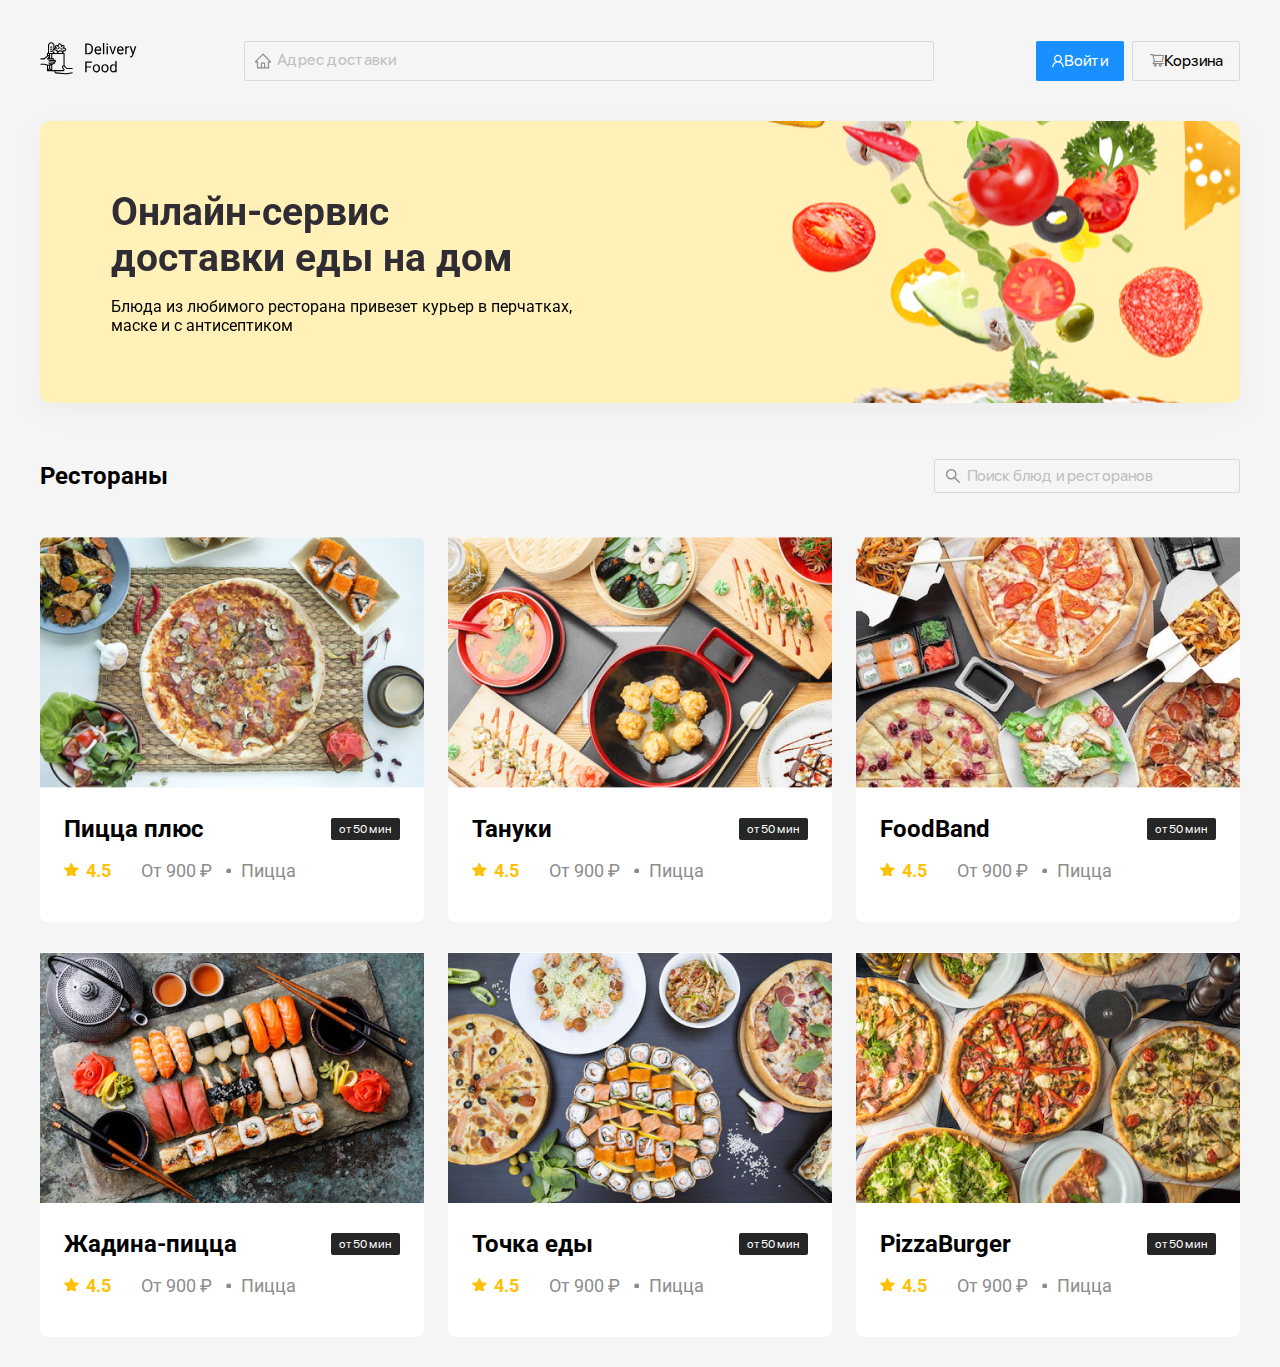
<file: index.html>
<!DOCTYPE html>
<html lang="ru">
<head>
    <meta charset="UTF-8">
    <meta http-equiv="X-UA-Compatible" content="IE=edge">
    <meta name="viewport" content="width=device-width, initial-scale=1.0">
    <title>Delivery Food</title>
    <link rel="preconnect" href="https://fonts.googleapis.com">
    <link rel="preconnect" href="https://fonts.gstatic.com" crossorigin>
    <link href="https://fonts.googleapis.com/css2?family=Roboto:wght@400;700&display=swap" rel="stylesheet">
    <link rel="stylesheet" href="./css/style.css">
</head>
<body>

<header class="header">

    <div class="container block">
        
        <a href="" class="logo-link">
            <img src="./img/logo.svg" alt="Логотип" class="logo-img">
        </a>
    
        <input type="text" class="input address-input" placeholder="Адрес доставки">
    
        <div class="buttons">
            <button class="button button--primary">
                <img src="./img/User.svg" alt="Человек" class="login-img">
                <span class="button-text">Войти</span>
            </button>
            <button class="button button--secondary">
                <img src="./img/Cart.svg" alt="Корзина" class="card-img">
                <span class="button-text">Корзина</span>
            </button>
        </div>
        <!-- /.buttons -->

    </div>
    <!-- /.container block -->
    
</header>
<!-- /.header -->

<section class="section section-promo">
    <div class="container promo-block">
        <div class="text-block">
            <h1 class="promo-title">Онлайн-сервис доставки еды на дом</h1>
            <p class="promo-desc">Блюда из любимого ресторана привезет курьер в перчатках, маске и с антисептиком</p>
        </div>
        <!-- /.text-block -->
    </div>
    <!-- /.block -->
</section>
<!-- /.section section-promo -->

<section class="section section-rest">
    <div class="container">
        <div class="section__header">
            <h2 class="section__header-title">Рестораны</h2>
            <input type="text" class="input search-input" placeholder="Поиск блюд и ресторанов">
        </div>
        <!-- /.section__header -->
        <div class="block cards">
            <div class="card">
                <div class="card-img">
                    <img src="./img/Pizza.png" alt="Картинка заведения">
                </div>
                <!-- /.card-img -->
                <div class="card-main">
                    <div class="card-main__header">
                        <h3 class="cart-title">Пицца плюс</h3>
                        <strong class="time-write">от 50 мин</strong>
                    </div>
                    <div class="card-desc">
                        <span class="rating">4.5</span>
                        <strong class="midprice">От 900 ₽</strong>
                        <span class="dish">Пицца</span>
                    </div>
                    <!-- /.card-desc -->
                </div>
                <!-- /.card-main -->
            </div>
            <!-- /.card -->
            <div class="card">
                <div class="card-img">
                    <img src="./img/Tanuki.png" alt="Картинка заведения">
                </div>
                <!-- /.card-img -->
                <div class="card-main">
                    <div class="card-main__header">
                        <h3 class="cart-title">Тануки</h3>
                        <strong class="time-write">от 50 мин</strong>
                    </div>
                    <div class="card-desc">
                        <span class="rating">4.5</span>
                        <strong class="midprice">От 900 ₽</strong>
                        <span class="dish">Пицца</span>
                    </div>
                    <!-- /.card-desc -->
                </div>
                <!-- /.card-main -->
            </div>
            <!-- /.card -->
            <div class="card">
                <div class="card-img">
                    <img src="./img/FoodBand.png" alt="Картинка заведения">
                </div>
                <!-- /.card-img -->
                <div class="card-main">
                    <div class="card-main__header">
                        <h3 class="cart-title">FoodBand</h3>
                        <strong class="time-write">от 50 мин</strong>
                    </div>
                    <div class="card-desc">
                        <span class="rating">4.5</span>
                        <strong class="midprice">От 900 ₽</strong>
                        <span class="dish">Пицца</span>
                    </div>
                    <!-- /.card-desc -->
                </div>
                <!-- /.card-main -->
            </div>
            <!-- /.card -->
            <div class="card">
                <div class="card-img">
                    <img src="./img/GreedyPizza.png" alt="Картинка заведения">
                </div>
                <!-- /.card-img -->
                <div class="card-main">
                    <div class="card-main__header">
                        <h3 class="cart-title">Жадина-пицца</h3>
                        <strong class="time-write">от 50 мин</strong>
                    </div>
                    <div class="card-desc">
                        <span class="rating">4.5</span>
                        <strong class="midprice">От 900 ₽</strong>
                        <span class="dish">Пицца</span>
                    </div>
                    <!-- /.card-desc -->
                </div>
                <!-- /.card-main -->
            </div>
            <!-- /.card -->
            <div class="card">
                <div class="card-img">
                    <img src="./img/EatPoint.png" alt="Картинка заведения">
                </div>
                <!-- /.card-img -->
                <div class="card-main">
                    <div class="card-main__header">
                        <h3 class="cart-title">Точка еды</h3>
                        <strong class="time-write">от 50 мин</strong>
                    </div>
                    <div class="card-desc">
                        <span class="rating">4.5</span>
                        <strong class="midprice">От 900 ₽</strong>
                        <span class="dish">Пицца</span>
                    </div>
                    <!-- /.card-desc -->
                </div>
                <!-- /.card-main -->
            </div>
            <!-- /.card -->
            <div class="card">
                <div class="card-img">
                    <img src="./img/PizzaBurger.png" alt="Картинка заведения">
                </div>
                <!-- /.card-img -->
                <div class="card-main">
                    <div class="card-main__header">
                        <h3 class="cart-title">PizzaBurger</h3>
                        <strong class="time-write">от 50 мин</strong>
                    </div>
                    <div class="card-desc">
                        <span class="rating">4.5</span>
                        <strong class="midprice">От 900 ₽</strong>
                        <span class="dish">Пицца</span>
                    </div>
                    <!-- /.card-desc -->
                </div>
                <!-- /.card-main -->
            </div>
            <!-- /.card -->
        </div>
        <!-- /.block -->
    </div>
    <!-- /.container -->
</section>

</body>
</html>
</file>
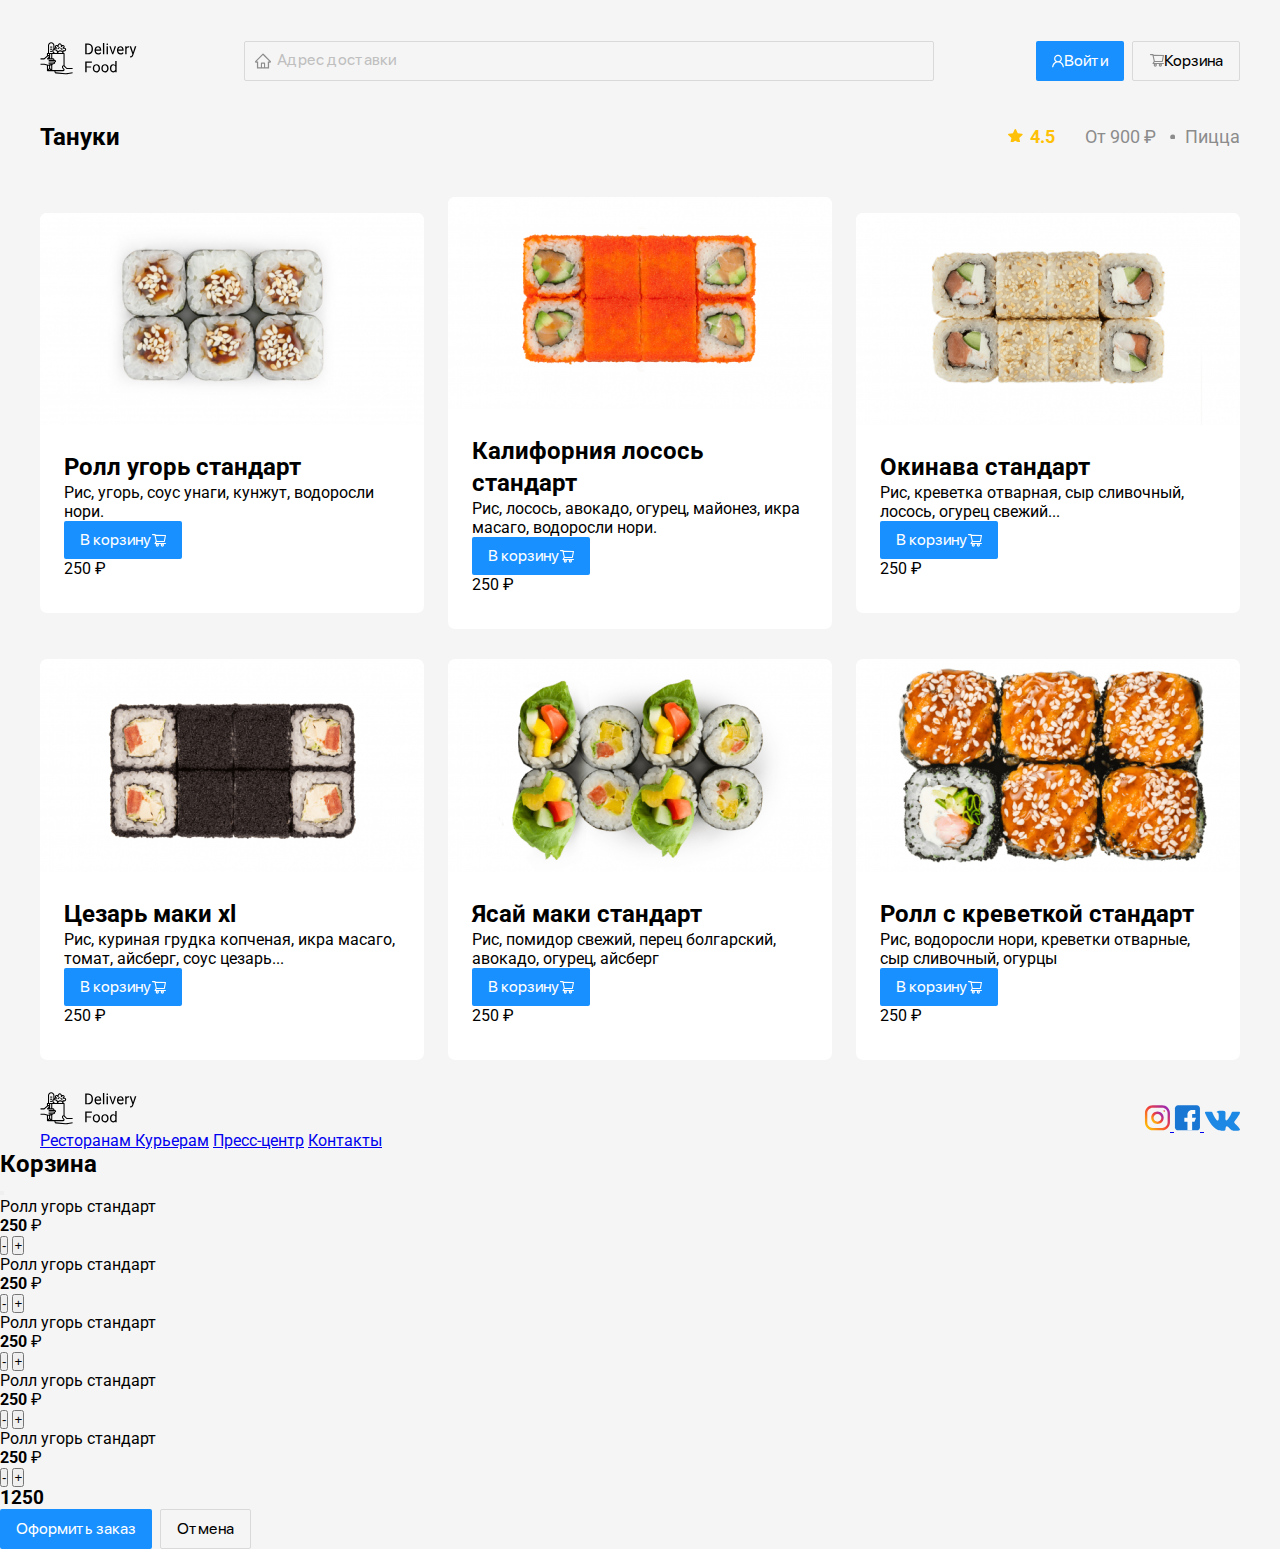
<file: content/restaurant.html>
<!DOCTYPE html>
<html lang="ru">
<head>
    <meta charset="UTF-8">
    <meta http-equiv="X-UA-Compatible" content="IE=edge">
    <meta name="viewport" content="width=device-width, initial-scale=1.0">
    <title>Delivery Food 2</title>
    <link rel="preconnect" href="https://fonts.googleapis.com">
    <link rel="preconnect" href="https://fonts.gstatic.com" crossorigin>
    <link href="https://fonts.googleapis.com/css2?family=Roboto:wght@400;700&display=swap" rel="stylesheet">
    <link rel="stylesheet" href="../css/style.css">
</head>
<body>

<header class="header">

    <div class="container block">
        
        <a href="../index.html" class="logo-link">
            <img src="../img/logo.svg" alt="Логотип" class="logo-img">
        </a>
    
        <input type="text" class="input address-input" placeholder="Адрес доставки">
    
        <div class="buttons">
            <button class="button button--primary">
                <img src="../img/User.svg" alt="Человек" class="login-img">
                <span class="button-text">Войти</span>
            </button>
            <button class="button button--secondary">
                <img src="../img/Cart.svg" alt="Корзина" class="card-img">
                <span class="button-text">Корзина</span>
            </button>
        </div>
        <!-- /.buttons -->

    </div>
    <!-- /.container block -->
    
</header>
<!-- /.header -->

<section class="section section-restaurant">
    <div class="container">
        <div class="section__header restaurant__header">
            <h2 class="section__header-title">Тануки</h2>
            <div class="card-desc">
                <span class="rating">4.5</span>
                <strong class="midprice">От 900 ₽</strong>
                <span class="dish">Пицца</span>
            </div>
            <!-- /.card-desc -->
        </div>
        <!-- /.section__header -->
        <div class="block cards">
            <div class="card">
                <div class="card-img">
                    <img src="../img/roll-ugor.png" alt="Ролл с угрем">
                </div>
                <!-- /.card-img -->
                <div class="card-main">
                    <div class="product-header">
                        <span class="cart-title">Ролл угорь стандарт</span>
                        <p class="desc">Рис, угорь, соус унаги, кунжут, водоросли нори.</p>
                    </div>
                    <!-- /.card-main__header -->
                    <div class="product-desc">
                        <button class="button button--primary">В корзину
                            <img src="../img/Cart-white.svg" alt="Корзина" class="card-img">
                        </button>
                        <span class="product-price">250 ₽</span>
                    </div>
                    <!-- /.card-desc -->
                </div>
                <!-- /.card-main -->
            </div>

            <div class="card">
                <div class="card-img">
                    <img src="../img/california-losos.png" alt="Калифорнийский лосось">
                </div>
                <!-- /.card-img -->
                <div class="card-main">
                    <div class="product-header">
                        <span class="cart-title">Калифорния лосось стандарт</span>
                        <p class="desc">Рис, лосось, авокадо, огурец, майонез, икра масаго, водоросли нори.</p>
                    </div>
                    <!-- /.card-main__header -->
                    <div class="product-desc">
                        <button class="button button--primary">В корзину
                            <img src="../img/Cart-white.svg" alt="Корзина" class="card-img">
                        </button>
                        <span class="product-price">250 ₽</span>
                    </div>
                    <!-- /.card-desc -->
                </div>
                <!-- /.card-main -->
            </div>

            <div class="card">
                <div class="card-img">
                    <img src="../img/okinawa.png" alt="Окинава Тануки">
                </div>
                <!-- /.card-img -->
                <div class="card-main">
                    <div class="product-header">
                        <span class="cart-title">Окинава стандарт</span>
                        <p class="desc"> Рис, креветка отварная, сыр сливочный, лосось, огурец свежий...</p>
                    </div>
                    <!-- /.card-main__header -->
                    <div class="product-desc">
                        <button class="button button--primary">В корзину
                            <img src="../img/Cart-white.svg" alt="Корзина" class="card-img">
                        </button>
                        <span class="product-price">250 ₽</span>
                    </div>
                    <!-- /.card-desc -->
                </div>
                <!-- /.card-main -->
            </div>

            <div class="card">
                <div class="card-img">
                    <img src="../img/cesar-maki-xl.png" alt="Цезарь маки xl">
                </div>
                <!-- /.card-img -->
                <div class="card-main">
                    <div class="product-header">
                        <span class="cart-title">Цезарь маки xl</span>
                        <p class="desc">Рис, куриная грудка копченая, икра масаго, томат, айсберг, соус цезарь...</p>
                    </div>
                    <!-- /.card-main__header -->
                    <div class="product-desc">
                        <button class="button button--primary">В корзину
                            <img src="../img/Cart-white.svg" alt="Корзина" class="card-img">
                        </button>
                        <span class="product-price">250 ₽</span>
                    </div>
                    <!-- /.card-desc -->
                </div>
                <!-- /.card-main -->
            </div>

            <div class="card">
                <div class="card-img">
                    <img src="../img/yasai-maki.png" alt="Ясай маки стандарт">
                </div>
                <!-- /.card-img -->
                <div class="card-main">
                    <div class="product-header">
                        <span class="cart-title">Ясай маки стандарт</span>
                        <p class="desc">Рис, помидор свежий, перец болгарский, авокадо, огурец, айсберг</p>
                    </div>
                    <!-- /.card-main__header -->
                    <div class="product-desc">
                        <button class="button button--primary">В корзину
                            <img src="../img/Cart-white.svg" alt="Корзина" class="card-img">
                        </button>
                        <span class="product-price">250 ₽</span>
                    </div>
                    <!-- /.card-desc -->
                </div>
                <!-- /.card-main -->
            </div>

            <div class="card">
                <div class="card-img">
                    <img src="../img/roll-with-krevetka.png" alt="Ролл с креветкой стандарт">
                </div>
                <!-- /.card-img -->
                <div class="card-main">
                    <div class="product-header">
                        <span class="cart-title">Ролл с креветкой стандарт</span>
                        <p class="desc">Рис, водоросли нори, креветки отварные, сыр сливочный, огурцы</p>
                    </div>
                    <!-- /.card-main__header -->
                    <div class="product-desc">
                        <button class="button button--primary">В корзину
                            <img src="../img/Cart-white.svg" alt="Корзина" class="card-img">
                        </button>
                        <span class="product-price">250 ₽</span>
                    </div>
                    <!-- /.card-desc -->
                </div>
                <!-- /.card-main -->
            </div>
            <!-- /.card -->
        </div>
        <!-- /.block -->
    </div>
    <!-- /.container -->
</section>
<!-- /.section section-rest -->

<footer class="footer">
    <div class="container block">
        <div class="footer-block">
            <a href="index.html" class="logo-link">
                <img src="../img/logo.svg" alt="Логотип" class="logo-img">
            </a>
            <nav class="navigation">
                <a href="#" class="nav-link">Ресторанам </a>
                <a href="#" class="nav-link">Курьерам</a>
                <a href="#" class="nav-link">Пресс-центр</a>
                <a href="#" class="nav-link">Контакты</a>
            </nav>
            <!-- .navigation -->
        </div>
        <!-- /.footer-block -->
        <div class="social-block">
            <a href="#" class="social-link">
                    <img src="../img/Inst.svg" alt="Инстаграм" class="social-img">
            </a>
            <a href="#" class="social-link">
                    <img src="../img/Facebook.svg" alt="Фейсбук" class="social-img">
            </a>
            <a href="#" class="social-link">
                    <img src="../img/VK.svg" alt="ВКонтакте" class="social-img">
            </a>  
        </div>
    </div>
    <!-- /.container block -->
</footer>
<!-- /.footer -->

<div class="modal modal--close">
    <div class="modal-window">
        <div class="modal-header">
            <h2 class="modal-title">Корзина</h2>
            <button class="btn-close"></button>
        </div>
        <!-- /.modal-header -->

        <div class="modal-main">
            <div class="row">
                <p class="product-name">Ролл угорь стандарт</p>
                <div class="row-right">
                    <div class="price-product">
                        <strong class="price">250</strong>
                        <span class="rub">₽</span>
                    </div>
                    <!-- ./price-product -->

                    <div class="counter">
                        <button class="btn-count">-</button>
                        <span class="count"1</span>
                        <button class="btn-count">+</button>
                    </div>
                </div>
            </div>
            <!-- /.row -->

            <div class="row">
                <p class="product-name">Ролл угорь стандарт</p>
                <div class="row-right">
                    <div class="price-product">
                        <strong class="price">250</strong>
                        <span class="rub">₽</span>
                    </div>
                    <!-- ./price-product -->

                    <div class="counter">
                        <button class="btn-count">-</button>
                        <span class="count"1</span>
                        <button class="btn-count">+</button>
                    </div>
                </div>
            </div>
            <!-- /.row -->

            <div class="row">
                <p class="product-name">Ролл угорь стандарт</p>
                <div class="row-right">
                    <div class="price-product">
                        <strong class="price">250</strong>
                        <span class="rub">₽</span>
                    </div>
                    <!-- ./price-product -->

                    <div class="counter">
                        <button class="btn-count">-</button>
                        <span class="count"1</span>
                        <button class="btn-count">+</button>
                    </div>
                </div>
            </div>
            <!-- /.row -->

            <div class="row">
                <p class="product-name">Ролл угорь стандарт</p>
                <div class="row-right">
                    <div class="price-product">
                        <strong class="price">250</strong>
                        <span class="rub">₽</span>
                    </div>
                    <!-- ./price-product -->

                    <div class="counter">
                        <button class="btn-count">-</button>
                        <span class="count"1</span>
                        <button class="btn-count">+</button>
                    </div>
                </div>
            </div>
            <!-- /.row -->

            <div class="row">
                <p class="product-name">Ролл угорь стандарт</p>
                <div class="row-right">
                    <div class="price-product">
                        <strong class="price">250</strong>
                        <span class="rub">₽</span>
                    </div>
                    <!-- ./price-product -->

                    <div class="counter">
                        <button class="btn-count">-</button>
                        <span class="count"1</span>
                        <button class="btn-count">+</button>
                    </div>
                </div>
            </div>
            <!-- /.row -->
        </div>
        <!-- /.modal-main -->

        <div class="modal-footer">
            <div class="sum">
                <h3 class="modal-sum">1250</h3>
                <span class="rub-sum"></span>
            </div>
            <!-- /.sum -->

            <div class="buttons">
                <button class="button button--primary">
                    <span class="button-text">Оформить заказ</span>
                </button>
                <button class="button button--secondary">
                    <span class="button-text">Отмена</span>
                </button>
            </div>
            <!-- /.buttons -->
        </div>
        <!-- /.modal-footer -->
    </div>
    <!-- /.modal-window -->
</div>
<!-- /.modal -->

</body>
</html>
</file>
<file: css/style.css>
@font-face {
    font-family: SF Pro Display; /* Имя шрифта */
    src: url(../fonts/SFProDisplay-Regular.ttf); /* Путь к файлу со шрифтом */
    /*src: url(../fonts/SFProDisplay-Bold.ttf);  Путь к файлу со шрифтом */
}

* {
    /* включить измерение элементов от рамки */
    box-sizing: border-box;
    /* убрать стандартные отступы */
    margin: 0;
    padding: 0;
}
html {
    font-family: 'Roboto', sans-serif;
}
body {
    background-color: #F5F5F5;
}
.block {
    display: flex;
    justify-content: space-between;
    align-items: center;
    flex-wrap: wrap;
}

.cards {
    flex-wrap: wrap;
}
/* ограничение по ширине и выставляет по середине */
.container {
    max-width: 1200px;
    width: 100%;
    margin: auto;
}
.input {
    border: 1px solid #D9D9D9;
    border-radius: 2px;
    width: 100%;
    padding-left: 32px;
}
/* Отступ от вершины страницы*/
.header {
    padding-top: 40px;
    margin-bottom: 40px;
}

/* Элемент input*/
.address-input {
    max-width: 690px;
    width: 100%;
    height: 40px;
    background: url('../img/Home.svg') no-repeat 10px center;
}
.input::placeholder {
    font-family: SF Pro Display;
    font-style: normal;
    font-weight: 400;
    font-size: 16px;
    color: #BFBFBF;
}

/* Расположение кнопок*/
.buttons {
    display: flex;
    flex-wrap: nowrap;
}

/* Общие свойства каждой кнопки*/
.button {
    padding: 8px 16px;
    display: flex;
    align-items: center;
    border-radius: 2px;
    border: none;
    cursor: pointer;
    font-family: SF Pro Display;
    font-style: normal;
    font-weight: 400;
    font-size: 16px;
    line-height: 22px;
}

/* Кнопка "Войти" */
.button--primary {
    background: #1890FF;
    color: #FFFFFF;
}

/* Кнопка "Корзина" */
.button--secondary {
    background: transparent;
    border: 1px solid #D9D9D9;
    margin-left: 8px;
}
/* Секция promo */
.section-promo {
    margin-bottom: 56px;
}
.promo-block {
    background: #FFF1B8 url('../img/pomidor.png') no-repeat right;
    border-radius: 10px;
    padding: 68px 71px;
    filter: drop-shadow(0px 7px 12px rgba(158, 158, 163, 0.1));
}
.text-block {
    max-width: 500px;
    width: 100%;
}
.promo-title {
    max-width: 438px;
    font-family: 'Roboto';
    font-style: normal;
    font-weight: 700;
    font-size: 39px;
    line-height: 46px;
    color: #302C34;
    margin-bottom: 16px;
}
.promo-description {
    font-family: 'Roboto';
    font-style: normal;
    font-weight: 400;
    font-size: 24px;
    line-height: 28px;
    color: #302C34;
}

/* Секция рестораны */
.section__header {
    display: flex;
    justify-content: space-between;
    align-items: center;
    margin-bottom: 44px;
}
.search-input {
    width: 306px;
    height: 34px;
    background: url('../img/Search.svg') no-repeat 10px center;
}
.card {
    max-width: 384px;
    width: 100%;
    margin-bottom: 30px;
    background-color: #fff;
    border-radius: 7px;
}
.card-main {
    padding: 21px 24px 35px;
    position: relative;
}
.card-main__header {
    display: flex;
    justify-content: space-between;
    align-items: center;
    margin-bottom: 10px;
}
.cart-title {
    font-family: Roboto;
    font-style: normal;
    font-weight: 700;
    font-size: 24px;
    line-height: 32px;
}
.time-write {
    background-color: #262626;
    border-radius: 2px;
    font-family: SF Pro Display;
    font-style: normal;
    font-weight: 400;
    font-size: 12px;
    line-height: 12px;
    color: #FFFFFF;
    padding: 5px 8px;
}
.rating {
    position: relative;
    font-family: Roboto;
    font-style: normal;
    font-weight: 700;
    font-size: 18px;
    line-height: 32px;
    margin-left: 22px;
    margin-right: 26px;
    color: #FFC107;
}
.rating::before {
    content: '';
    width: 15px;
    height: 14px;
    background: url('../img/star.svg');
    position: absolute;
    top: 2px;
    left: -22px;
}
.midprice {
    font-family: 'Roboto';
font-style: normal;
font-weight: 400;
font-size: 18px;
line-height: 32px;
color: #8C8C8C;
margin-right: 25px;
}
.dish {
    position: relative;
    font-family: 'Roboto';
    font-style: normal;
    font-weight: 400;
    font-size: 18px;
    line-height: 32px;
    color: #8C8C8C;
}
.dish::before {
    content: '';
    width: 5px;
    height: 5px;
    background: url('../img/Ellipse.svg');
    position: absolute;
    top: 50%;
    left: -15px;
    margin-top: -3px;
}
</file>
